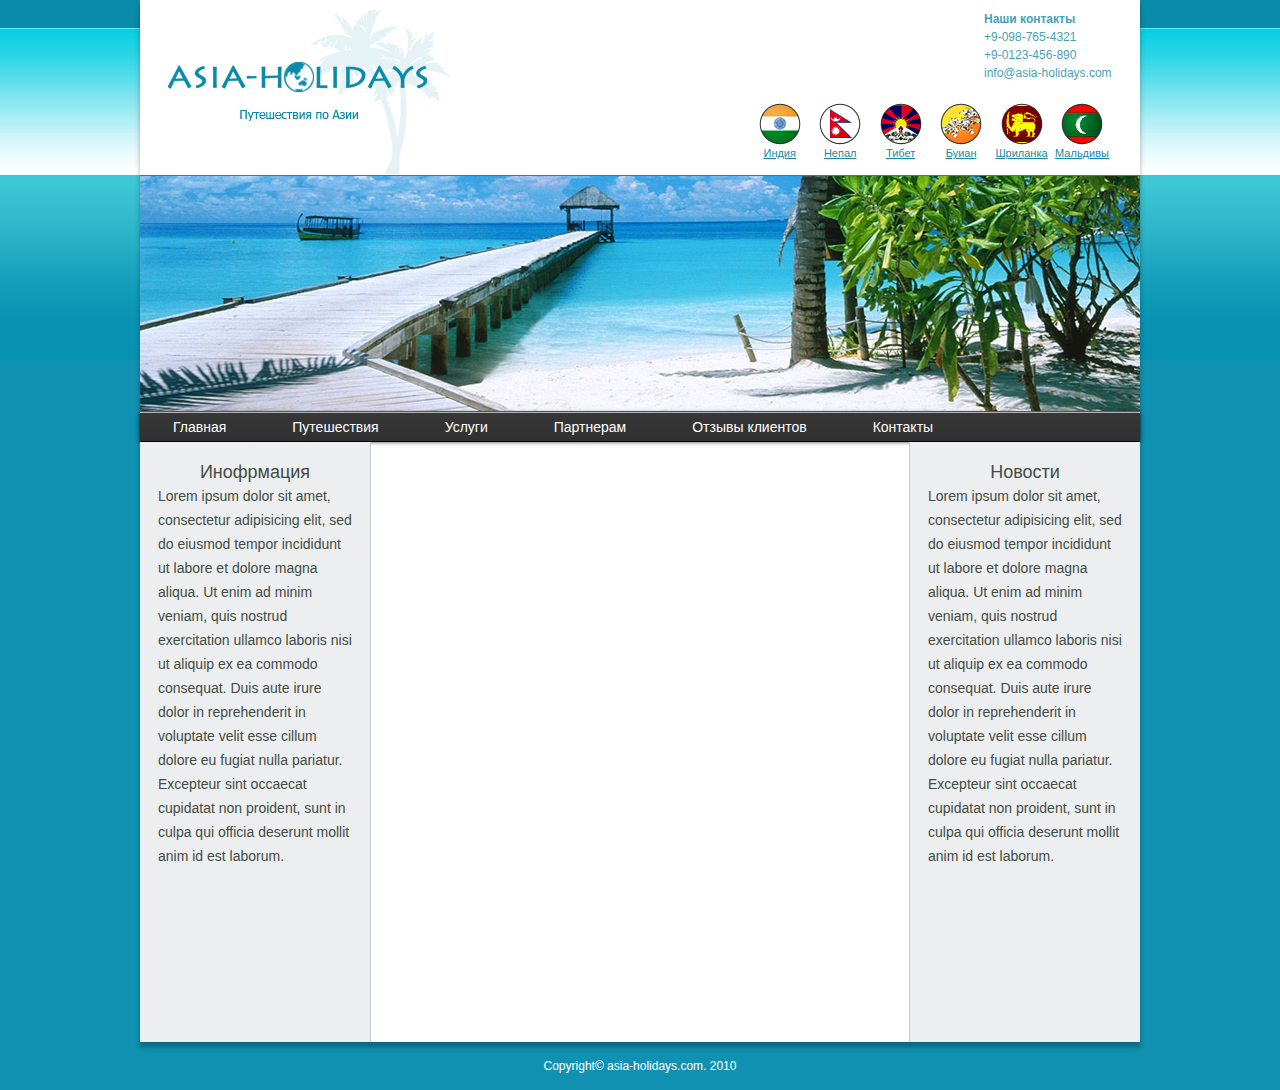
<file: Leeson4/index.html>
<!DOCTYPE html>
<html>
   <head>
      <meta charset="utf-8">
      <title></title>
      <link rel="stylesheet" href="css/reset.css" media="screen" title="no title" charset="utf-8">
      <link rel="stylesheet" href="css/style.css" media="screen" title="no title" charset="utf-8">
   </head>
   <body>
      <div class="wrapper">
         <div class="header">
            <div class="logo">
            </div>
            <div class="contacts">
               <h6>Наши контакты</h6>
               <ul>
                  <li>+9-098-765-4321</li>
                  <li>+9-0123-456-890</li>
                  <li>info@asia-holidays.com</li>
               </ul>
            </div>
            <div class="flags">
               <ul>
                  <li>
                     <a href="">
                        <img src="img/i_flag.png" alt="">
                        <p>Индия</p>
                     </a>
                  </li>
                  <li>
                     <a href="">
                        <img src="img/n_flag.png" alt="">
                        <p>Непал</p>
                     </a>
                  </li>
                  <li>
                     <a href="">
                        <img src="img/t_flag.png" alt="">
                        <p>Тибет</p>
                     </a>
                  </li>
                  <li>
                     <a href="">
                        <img src="img/b_flag.png" alt="">
                        <p>Буиан</p>
                     </a>
                  </li>
                  <li>
                     <a href="">
                        <img src="img/s_flag.png" alt="">
                        <p>Шриланка</p>
                     </a>
                  </li>
                  <li>
                     <a href="">
                        <img src="img/m_flag.png" alt="">
                        <p>Мальдивы</p>
                     </a>
                  </li>
               </ul>
            </div>
            <div class="mainbanner">
            </div>
         </div>
         <nav class="nav">
            <ul class="menu clearfix">
               <li><a href="">Главная</a></li>
               <li>
                  <a href="">Путешествия</a>
                  <ul>
                     <li><a href="">Путешествие 1</a></li>
                     <li><a href="">Путешествие 2</a></li>
                     <li><a href="">Путешествие 3</a></li>
                     <li><a href="">Путешествие 4</a></li>
                     <li><a href="">Путешествие 5</a></li>
                  </ul>
               </li>
               <li><a href="">Услуги</a></li>
               <li><a href="">Партнерам</a></li>
               <li><a href="">Отзывы клиентов</a></li>
               <li><a href="">Контакты</a></li>
            </ul>
         </nav>
         <div class="sidebar-left">
            <h3>Инофрмация</h3>
            <p>Lorem ipsum dolor sit amet, consectetur adipisicing elit, sed do eiusmod tempor incididunt ut labore et dolore magna aliqua. Ut enim ad minim veniam, quis nostrud exercitation ullamco laboris nisi ut aliquip ex ea commodo consequat. Duis aute irure dolor in reprehenderit in voluptate velit esse cillum dolore eu fugiat nulla pariatur. Excepteur sint occaecat cupidatat non proident, sunt in culpa qui officia deserunt mollit anim id est laborum.</p>
         </div>
         <div class="sidebar-right">
            <h3>Новости</h3>
            <p>Lorem ipsum dolor sit amet, consectetur adipisicing elit, sed do eiusmod tempor incididunt ut labore et dolore magna aliqua. Ut enim ad minim veniam, quis nostrud exercitation ullamco laboris nisi ut aliquip ex ea commodo consequat. Duis aute irure dolor in reprehenderit in voluptate velit esse cillum dolore eu fugiat nulla pariatur. Excepteur sint occaecat cupidatat non proident, sunt in culpa qui officia deserunt mollit anim id est laborum.</p>
         </div>
         <div class="content">
            <p></p>
         </div>
      </div>
      <div class="footer">
         Copyright© asia-holidays.com. 2010
      </div>
   </body>
</html>
</file>
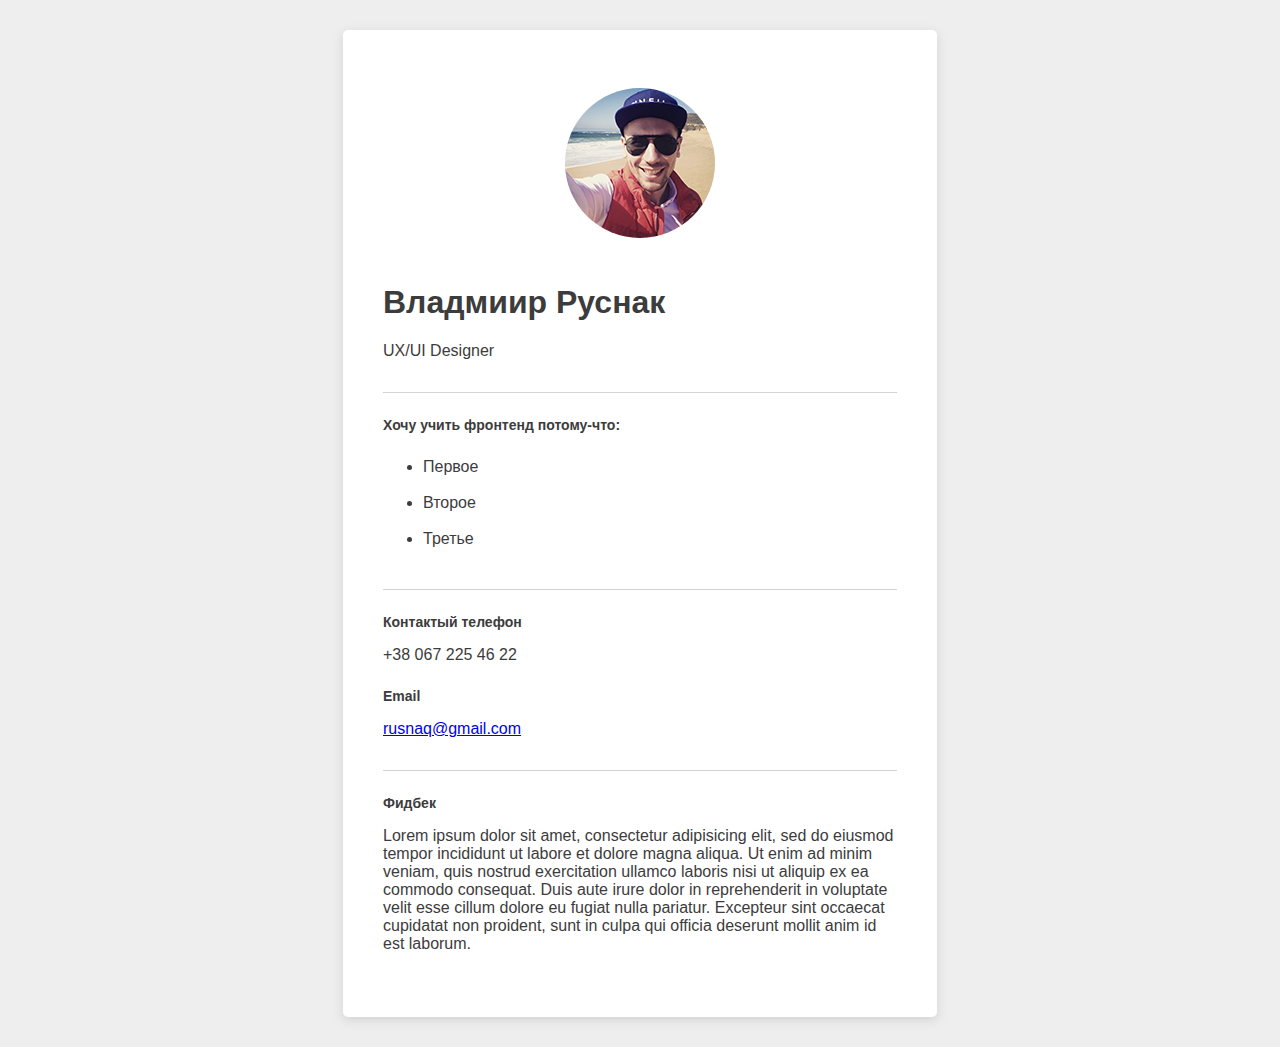
<file: Lesson1/index.html>
<!DOCTYPE html>
<html>

<head>
    <meta charset="utf-8">
    <title>Hoemwork Lesson 1</title>
    <link rel="stylesheet" href="css/main.css">
</head>

<body>
    <div class="content">
        <div class="image"><img src="images/profile-pic.png" alt="profile picture">
        </div>

        <!--ФІО-->
        <div class="container">
            <h1>Владмиир Руснак</h1>
            <p class="position">UX/UI Designer</p>
        </div>

        <!--причина-->
        <div class="container">

            <h5>Хочу учить фронтенд потому-что:</h5>
            <ul>
                <li>Первое</li>
                <li>Второе </li>
                <li>Третье</li>
            </ul>
        </div>

        <!--контакты-->
        <div class="container">
            <h5>Контактый телефон</h5>
            <p class="contact">+38 067 225 46 22</p>
            <h5>Email</h5>
            <p class="contact"><a href="mailto:rusnaq@gmail.com?subject=GoIT Profile">rusnaq@gmail.com</a>
            </p>
        </div>

        <!--фидбек-->
        <div>
            <h5>Фидбек</h5>
            <p>Lorem ipsum dolor sit amet, consectetur adipisicing elit, sed do eiusmod tempor incididunt ut labore et dolore magna aliqua. Ut enim ad minim veniam, quis nostrud exercitation ullamco laboris nisi ut aliquip ex ea commodo consequat. Duis aute irure dolor in reprehenderit in voluptate velit esse cillum dolore eu fugiat nulla pariatur. Excepteur sint occaecat cupidatat non proident, sunt in culpa qui officia deserunt mollit anim id est laborum.</p>
        </div>
    </div>
</body>

</html>
</file>
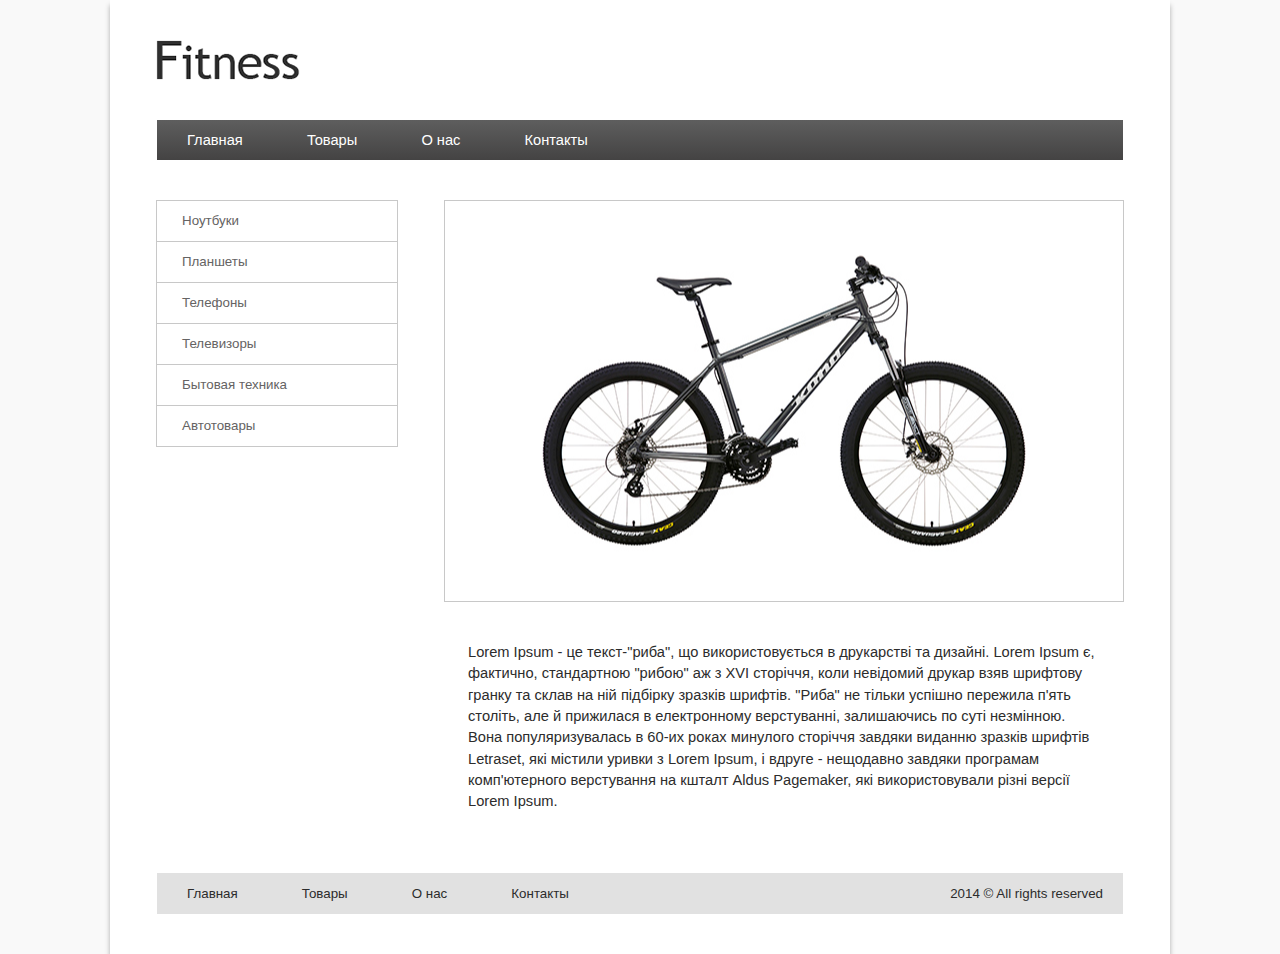
<file: Lesson3/index.html>
<!DOCTYPE html>
<html>
   <head>
      <meta charset="utf-8">
      <title></title>
      <link rel="stylesheet" href="css/reset.css" media="screen" title="no title" charset="utf-8">
      <link rel="stylesheet" href="css/style.css" media="screen" title="no title" charset="utf-8">
   </head>
   <body>
      <div class="container">
         <header>
           <div class="logo">
              
           </div>
         </header>
         <div class="menu">
            <ul>
               <li><a href="#">Главная</a></li>
               <li><a href="#">Товары</a></li>
               <li><a href="#">О нас</a></li>
               <li><a href="#">Контакты</a></li>
            </ul>
         </div>
         <div class="vertical-menu">
            <ul>
               <li><a href="#">Ноутбуки</a></li>
               <li><a href="#">Планшеты</a></li>
               <li><a href="#">Телефоны</a></li>
               <li><a href="#">Телевизоры</a></li>
               <li><a href="#">Бытовая техника</a></li>
               <li><a href="#">Автотовары</a></li>
            </ul>
         </div>
         <div class="content">
            <div class="image">
                <img src="img/image.png" alt="">
            </div>
            <p>
               Lorem Ipsum - це текст-"риба", що використовується в друкарстві та дизайні. Lorem Ipsum є, фактично, стандартною "рибою" аж з XVI сторіччя, коли невідомий друкар взяв шрифтову гранку та склав на ній підбірку зразків шрифтів. "Риба" не тільки успішно пережила п'ять століть, але й прижилася в електронному верстуванні, залишаючись по суті незмінною. Вона популяризувалась в 60-их роках минулого сторіччя завдяки виданню зразків шрифтів Letraset, які містили уривки з Lorem Ipsum, і вдруге - нещодавно завдяки програмам комп'ютерного верстування на кшталт Aldus Pagemaker, які використовували різні версії Lorem Ipsum.
            </p>
         </div>
         <div class="footer">
            <ul>
               <li><a href="#">Главная</a></li>
               <li><a href="#">Товары</a></li>
               <li><a href="#">О нас</a></li>
               <li><a href="#">Контакты</a></li>
            </ul>
            <p>
               2014 © All rights reserved
            </p>
         </div>
      </div>
   </body>
</html>
</file>
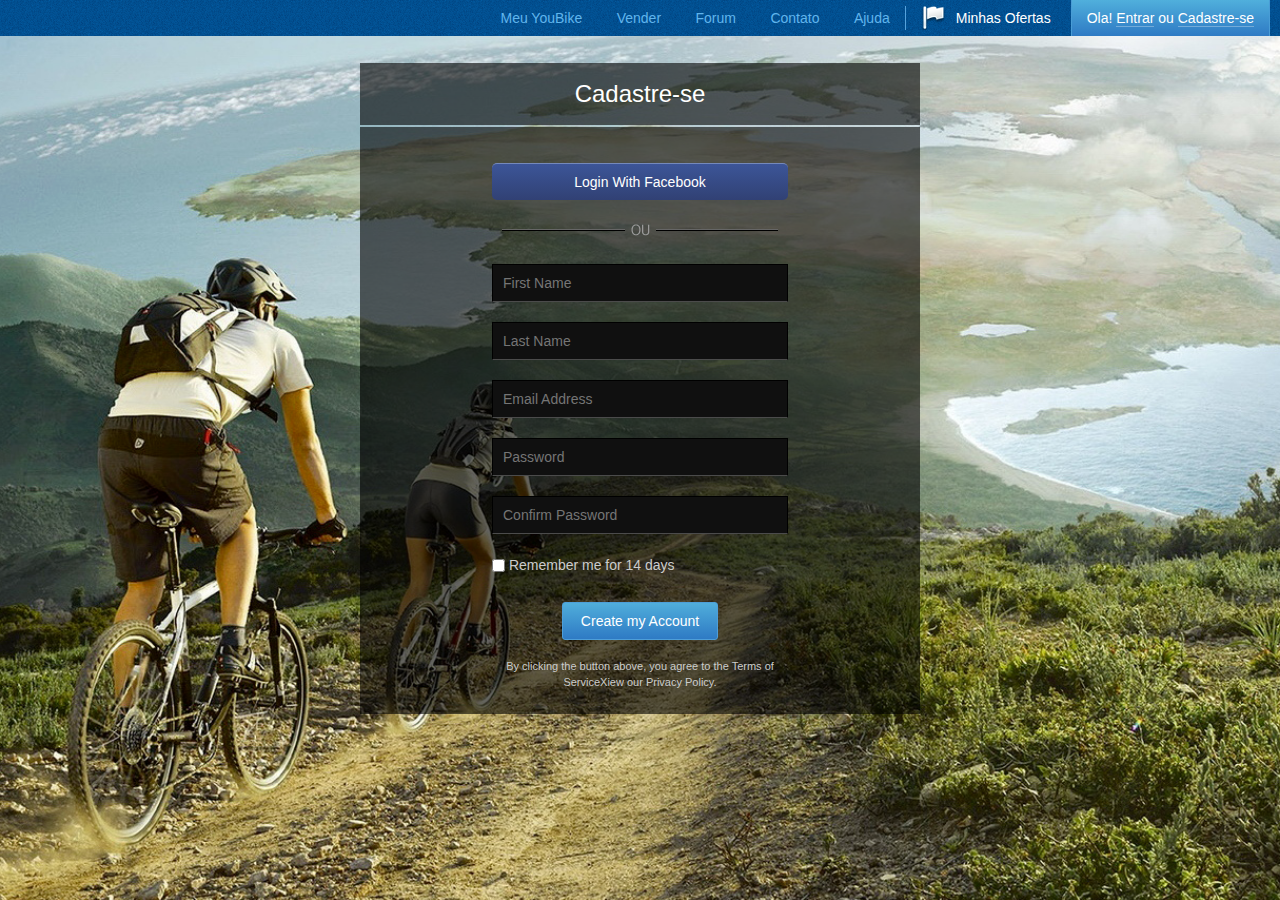
<file: Lesson5/index.html>
<!DOCTYPE html>
<html>
   <head>
      <meta charset="utf-8">
      <title></title>
      <link rel="stylesheet" href="css/reset.css" media="screen" title="no title" charset="utf-8">
      <link rel="stylesheet" href="css/style.css" media="screen" title="no title" charset="utf-8">
   </head>
   <body>
      <div class="menu">
         <div class="signin">
            Ola! <a href="">Entrar</a> ou <a href="">Cadastre-se</a>
         </div>
         <div class="oferta">
            <a href="">Minhas Ofertas</a>
         </div>
         <ul class="topmenu">
            <li><a href="">Meu YouBike </a></li>
            <li><a href="">Vender</a></li>
            <li><a href="">Forum</a></li>
            <li><a href="">Contato</a></li>
            <li><a href="">Ajuda</a></li>
         </ul>
      </div>
      <div class="content">
         <div class="head-black">
            <h1>Cadastre-se</h1>
         </div>
         <div class="black">
            <div class="facebook">
               <a href="">Login With Facebook</a>
            </div>
            <form action="">
               <input type="text" name="f-name" placeholder="First Name">
               <input type="text" name="l-name" placeholder="Last Name">
               <input type="email" name="email" placeholder="Email Address">
               <input type="password" name="password" placeholder="Password">
               <input type="password" name="password2" placeholder="Confirm Password">
               <div class="checkbox">
                  <input type="checkbox" name="remember" id="remember">
                  <label for="remember">Remember me for 14 days</label>
               </div>
               <div class="button"><button type="button" name="button">Create my Account</button></div>
               <p>By clicking the button above, you agree to the Terms of ServiceXiew our Privacy Policy.</p>
            </form>
         </div>
      </div>
   </body>
</html>
</file>
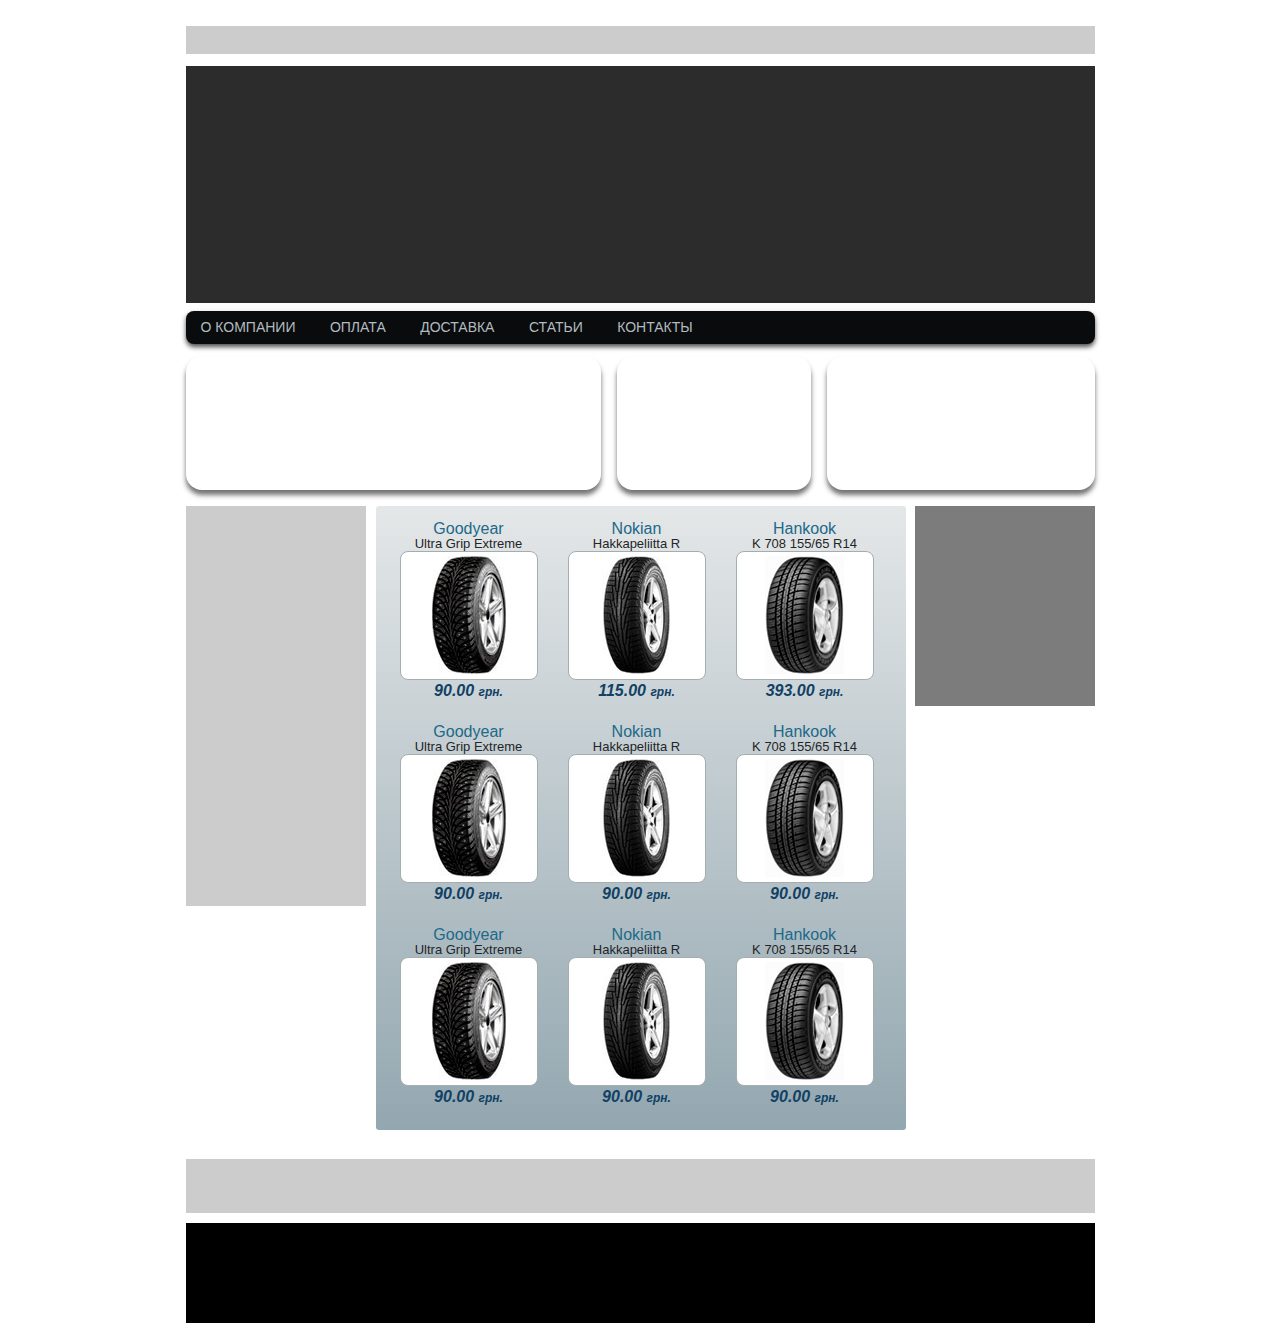
<file: Lesson6/index.html>
<!DOCTYPE html>
<html>
  <head>
    <meta charset="utf-8">
    <title></title>
    <link rel="stylesheet" href="css/reset.css" media="screen" title="no title" charset="utf-8">
    <link rel="stylesheet" href="css/style.css" media="screen" title="no title" charset="utf-8">
  </head>
  <body>
      <div class="wrapper">

            <header>

            </header>

            <div class="baner">

            </div>

            <div class="menu">
                <nav>
                  <ul>
                    <li><a href="">о компании</a></li>
                    <li><a href="">оплата</a></li>
                    <li><a href="">доставка</a></li>
                    <li><a href="">статьи</a></li>
                    <li><a href="">контакты</a></li>
                  </ul>
                </nav>
            </div>

            <div class="filter">
                <div class="auto">

                </div>
                <div class="disk">

                </div>
                <div class="tires">

                </div>
            </div>

            <aside class="left">

            </aside>

            <aside class="right">

            </aside>

            <main role="main">

                <article class="one-item">
                    <h6>Goodyear</h6>
                    <p>Ultra Grip Extreme</p>
                    <div class="item-image">
                      <img src="img/tire1.png" alt="tire1" />
                    </div>
                    <p class="price">
                      90.00 <small>грн.</small>
                    </p>
                </article>

                <article class="one-item">
                    <h6>Nokian</h6>
                    <p>Hakkapeliitta R</p>
                    <div class="item-image">
                      <img src="img/tire2.png" alt="tire1" />
                    </div>
                    <p class="price">
                      115.00 <small>грн.</small>
                    </p>
                </article>

                <article class="one-item">
                    <h6>Hankook</h6>
                    <p>K 708 155/65 R14 </p>
                    <div class="item-image">
                      <img src="img/tire3.png" alt="tire1" />
                    </div>
                    <p class="price">
                      393.00 <small>грн.</small>
                    </p>
                </article>

                <article class="one-item">
                    <h6>Goodyear</h6>
                    <p>Ultra Grip Extreme</p>
                    <div class="item-image">
                      <img src="img/tire1.png" alt="tire1" />
                    </div>
                    <p class="price">
                      90.00 <small>грн.</small>
                    </p>
                </article>

                <article class="one-item">
                    <h6>Nokian</h6>
                    <p>Hakkapeliitta R</p>
                    <div class="item-image">
                      <img src="img/tire2.png" alt="tire1" />
                    </div>
                    <p class="price">
                      90.00 <small>грн.</small>
                    </p>
                </article>

                <article class="one-item">
                    <h6>Hankook</h6>
                    <p>K 708 155/65 R14 </p>
                    <div class="item-image">
                      <img src="img/tire3.png" alt="tire1" />
                    </div>
                    <p class="price">
                      90.00 <small>грн.</small>
                    </p>
                </article>

                <article class="one-item">
                    <h6>Goodyear</h6>
                    <p>Ultra Grip Extreme</p>
                    <div class="item-image">
                      <img src="img/tire1.png" alt="tire1" />
                    </div>
                    <p class="price">
                      90.00 <small>грн.</small>
                    </p>
                </article>

                <article class="one-item">
                    <h6>Nokian</h6>
                    <p>Hakkapeliitta R</p>
                    <div class="item-image">
                      <img src="img/tire2.png" alt="tire1" />
                    </div>
                    <p class="price">
                      90.00 <small>грн.</small>
                    </p>
                </article>

                <article class="one-item">
                    <h6>Hankook</h6>
                    <p>K 708 155/65 R14 </p>
                    <div class="item-image">
                      <img src="img/tire3.png" alt="tire1" />
                    </div>
                    <p class="price">
                      90.00 <small>грн.</small>
                    </p>
                </article>

            </main>

            <div class="brands">

            </div>

            <footer>

            </footer>
      </div>
  </body>
</html>
</file>
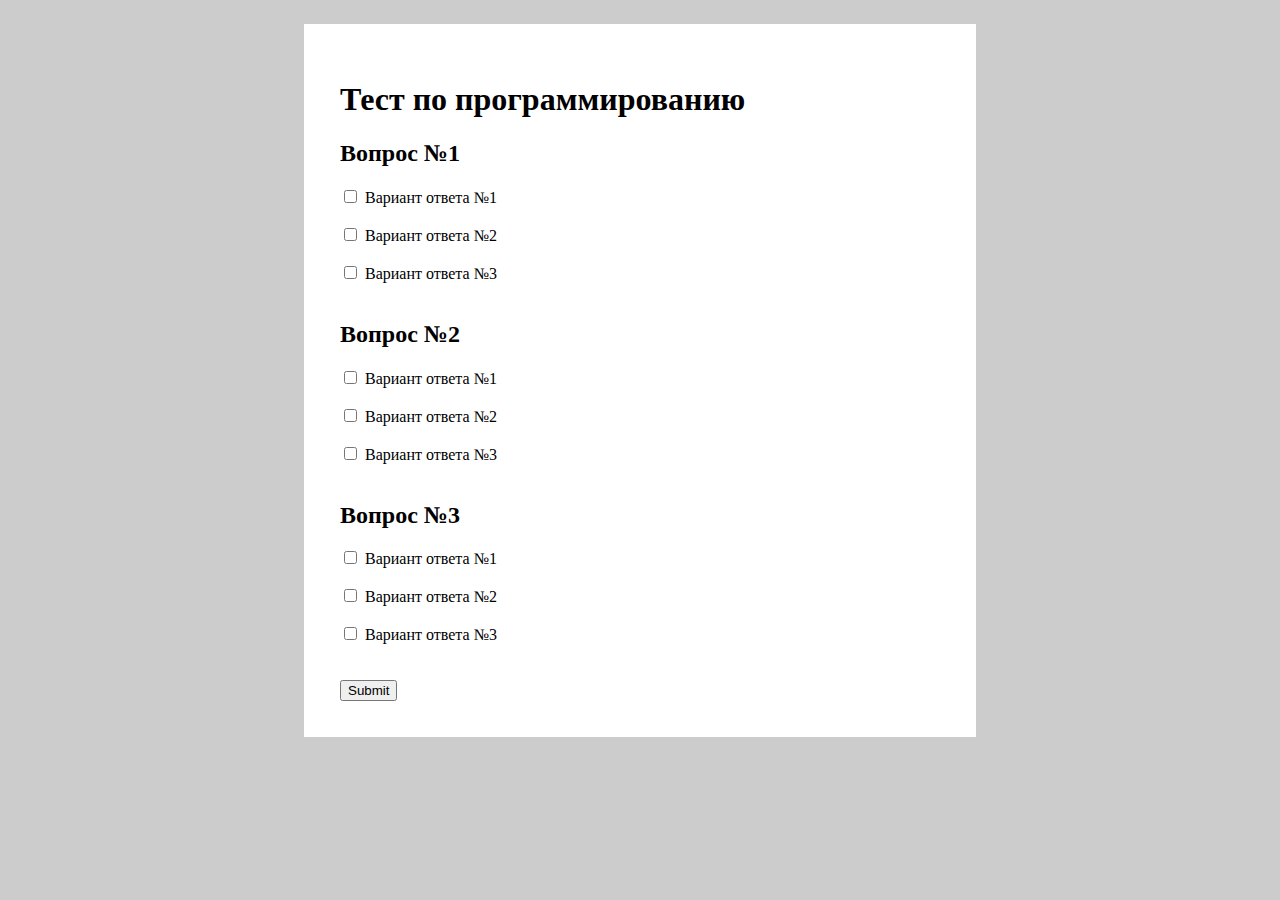
<file: JavaScriptHomeWork/L3-4/index.html>
<!DOCTYPE html>
<html lang="en">
<head>
  <meta charset="UTF-8">
  <title>Document</title>
  <link rel="stylesheet" href="http://yui.yahooapis.com/pure/0.6.0/pure-min.css">
  <link rel="stylesheet" href="css/style.css" media="screen" title="no title" charset="utf-8">
</head>
<body>
  <script src="js/script.js"></script>
</body>
</html>
</file>
<file: Leeson4/css/style.css>
body{
  background: url(../img/bg.png) repeat-x;
  background-color: #1191b1;
  font-family: Tahoma, Arial, sans-serif;
}

/* HEADER */

.wrapper{
  margin: 0 auto;

  width: 1000px;
  height: 100%;
  background: #fff;
  -webkit-box-shadow: 0px 5px 5px 0px rgba(0,0,0,0.3);
  -moz-box-shadow: 0px 5px 5px 0px rgba(0,0,0,0.3);
  box-shadow: 0px 5px 5px 0px rgba(0,0,0,0.3);
}
.logo{
  float:left;
  width:320px;
  height: 175px;
  background: url(../img/logo.png) no-repeat 28px 10px;
}
.flags{
  clear: right;
  float: right;
  margin: 21px 30px 0px 0px;
}
.contacts{
  margin-top: 10px;
  float: right;
  width: 156px;
  line-height: 18px;
  font-size: 12px;
  font-weight: 200;
  color: #128aa7;
  opacity: 0.8;
}
.bold{
  font-weight: 600;
}
.flags li{
  display: inline-block;
  text-align: center;
  width:56px;
}
.flags a{
  font-size: 11px;
  color: #128aa7;
  text-decoration: underline;
}
.mainbanner{
  background: url(../img/photo.png) no-repeat 0px 0px;
  width: 100%;
  height: 237px;
  clear: both;
}

.clearfix:after{
  content: '';
  display: block;
  clear: both;
  height: 0;
  width: 100%;
}

.nav{
  z-index: 999;
}

.menu{
  margin-top: 1px;
  border-bottom: 1px solid #000;
  /* Permalink - use to edit and share this gradient: http://colorzilla.com/gradient-editor/#373737+0,303030+100 */
  background: rgb(55,55,55); /* Old browsers */
  background: -moz-linear-gradient(top,  rgba(55,55,55,1) 0%, rgba(48,48,48,1) 100%); /* FF3.6+ */
  background: -webkit-gradient(linear, left top, left bottom, color-stop(0%,rgba(55,55,55,1)), color-stop(100%,rgba(48,48,48,1))); /* Chrome,Safari4+ */
  background: -webkit-linear-gradient(top,  rgba(55,55,55,1) 0%,rgba(48,48,48,1) 100%); /* Chrome10+,Safari5.1+ */
  background: -o-linear-gradient(top,  rgba(55,55,55,1) 0%,rgba(48,48,48,1) 100%); /* Opera 11.10+ */
  background: -ms-linear-gradient(top,  rgba(55,55,55,1) 0%,rgba(48,48,48,1) 100%); /* IE10+ */
  background: linear-gradient(to bottom,  rgba(55,55,55,1) 0%,rgba(48,48,48,1) 100%); /* W3C */
  filter: progid:DXImageTransform.Microsoft.gradient( startColorstr='#373737', endColorstr='#303030',GradientType=0 ); /* IE6-9 */

  box-shadow: 0px 0px 4px 0px rgba(0,0,0,0.75);
}

.menu li{
  position: relative;
  float: left;
  list-style: none;
}
.menu li a{
  position: relative;
  padding: 0 33px;
  display: block;
  line-height: 28px;
  color: #fff;
  text-decoration: none;
  font-size: 14px;

}

.menu ul+a:after{
  content: '';
  display: block;
  position: absolute;
  top: 50%;
  margin-top: -2px;
  right: 10px;
  height: 6px;
  width: 5px;
  background: url(../img/triangle.png) 0 0 no-repeat;
}

.menu ul{
  position: absolute;
  left: 23px;
  visibility: hidden;
  top: 0;
  opacity: 0;
  transition: all 0.3s;
}

.menu li:hover ul{
  visibility: visible;
  opacity: 1;
  top: 100%;
}

.menu ul li{
  background: #303030;
}
.menu ul a{
  padding: 0 10px;
}



/* CONTENT */

.sidebar-left{
  float: left;
  width: 23%;
  height: 600px;
  background: red;
  border-right: 1px solid #c7cacf;
  background: #edeef0;
}
.content{
  height: 600px;
  margin: 0 auto;
  width: 53%;

}
.sidebar-right{
  float: right;
  height: 600px;
  border-left: 1px solid #c7cacf;
  width: 23%;
  background: grey;

  background: #edeef0;
}
.sidebar-right p, .sidebar-left p {
  padding: 0 18px;
  font-size: 14px;
  line-height: 24px;
  color: #424c43;
}

h3 {
  padding: 18px 0 0 0;
  text-align: center;
  font-size: 18px;
  line-height: 24px;
  color: #424c43;
}

h6 {
  font-weight: bold;
}

/* FOOTER */
.footer{
  margin: 0 auto;
  width: 1000px;
  text-align: center;
  padding: 18px;
  color: #fff;
  font-size: 12px;
}
</file>
<file: Lesson1/css/main.css>
body{
  font-family: sans-serif;
  background: #eee;
  color: #3c3c3c;
}

.content{
  background: #fff;
  width: 514px;
  padding: 40px;
  border-radius: 5px;
  margin:30px auto;
  box-shadow: 0px 3px 10px 0px rgba(184,184,184,0.5);
}

.container{
  border-bottom: 1px solid #d3d3d3;
  padding-bottom: 16px;
}

img{
  margin:auto;
  border-radius: 96px;
}

.image{
  padding: 18px 18px;
  text-align: center;
}

.hline {
  width:100%;
  height:1px;
  background: #ccc
}

div{
  margin-bottom: 24px;
}

h5{
  font-size: 14px;
  margin-bottom: 8px;
}

li{
  line-height: 36px;
}
</file>
<file: Lesson3/css/style.css>
*{
  margin: 0;
  padding: 0;
}
body{
  background: #f9f9f9;
  font-family: Arial, Open-Sans, sans-serif;
  font-size: 11pt;
  line-height: 16pt;
  color: #2c2c2c;
}
.container{
  margin: 0 auto;
  width: 1060px;
  padding-bottom: 40px;
  background: #fff;
  -webkit-box-shadow: 0px 5px 5px 0px rgba(0,0,0,0.3);
  -moz-box-shadow: 0px 5px 5px 0px rgba(0,0,0,0.3);
  box-shadow: 0px 5px 5px 0px rgba(0,0,0,0.3);
}

/*  HEADER  */
header {
  height: 120px;
}

.logo{
  position: relative;
  top: 50%;
  transform: translateY(-50%);
  height: 40px;
  margin-left: 46px;
  vertical-align: middle;
  background: url(../img/logo.png) no-repeat;
}
.menu{
  margin: 0 auto;
  width: 966px;
  /* Permalink - use to edit and share this gradient: http://colorzilla.com/gradient-editor/#5e5e5e+0,444343+100 */
  background: #5e5e5e; /* Old browsers */
  background: -moz-linear-gradient(top,  #5e5e5e 0%, #444343 100%); /* FF3.6+ */
  background: -webkit-gradient(linear, left top, left bottom, color-stop(0%,#5e5e5e), color-stop(100%,#444343)); /* Chrome,Safari4+ */
  background: -webkit-linear-gradient(top,  #5e5e5e 0%,#444343 100%); /* Chrome10+,Safari5.1+ */
  background: -o-linear-gradient(top,  #5e5e5e 0%,#444343 100%); /* Opera 11.10+ */
  background: -ms-linear-gradient(top,  #5e5e5e 0%,#444343 100%); /* IE10+ */
  background: linear-gradient(to bottom,  #5e5e5e 0%,#444343 100%); /* W3C */
  filter: progid:DXImageTransform.Microsoft.gradient( startColorstr='#5e5e5e', endColorstr='#444343',GradientType=0 ); /* IE6-9 */
}

.menu li{
  display: inline-block;
}
.menu a{
  display: inline-block;
  font-family: Arial, Open-Sans, sans-serif;
  font-size: 11pt;
  line-height: 40px;
  padding: 0px 30px;
  color: #fff;
  text-decoration: none;
}
.menu a:hover{
  border-left: 1px solid #838383;
  border-right: 1px solid #838383;
  padding: 0 29px;
  /* Permalink - use to edit and share this gradient: http://colorzilla.com/gradient-editor/#4a4a4a+0,2e2e2e+100 */
  background: #4a4a4a; /* Old browsers */
  background: -moz-linear-gradient(top,  #4a4a4a 0%, #2e2e2e 100%); /* FF3.6+ */
  background: -webkit-gradient(linear, left top, left bottom, color-stop(0%,#4a4a4a), color-stop(100%,#2e2e2e)); /* Chrome,Safari4+ */
  background: -webkit-linear-gradient(top,  #4a4a4a 0%,#2e2e2e 100%); /* Chrome10+,Safari5.1+ */
  background: -o-linear-gradient(top,  #4a4a4a 0%,#2e2e2e 100%); /* Opera 11.10+ */
  background: -ms-linear-gradient(top,  #4a4a4a 0%,#2e2e2e 100%); /* IE10+ */
  background: linear-gradient(to bottom,  #4a4a4a 0%,#2e2e2e 100%); /* W3C */
  filter: progid:DXImageTransform.Microsoft.gradient( startColorstr='#4a4a4a', endColorstr='#2e2e2e',GradientType=0 ); /* IE6-9 */
}

/*  CONTENT  */

.vertical-menu{
  float:left;
  background: #fff;
  width: 240px;
  margin: 40px 46px;
  border: 1px solid #c8c8c8;
}
.vertical-menu li{
    border-bottom: 1px solid #c8c8c8;
}
.vertical-menu a{
  display: block;
  font-family: Arial, Open-Sans, sans-serif;
  font-size: 10pt;
  line-height: 40px;
  padding: 0px 25px;
  color: #656363;
  text-decoration: none;
}
.vertical-menu a:hover{
  background: #f9f9f9;
  padding-left: 35px;
}
li:last-child{
  border: none;
}
.content{
  padding: 40px 0px 20px;
  width: 678px;
  float: left;
}
.image{
  width: 678px;
  height:400px;
  border: 1px solid #c8c8c8;
  position: relative
}
.image img{
  position: absolute;
    top: 50%;
    left: 50%;
    margin-right: -50%;
    transform: translate(-50%, -50%)
}
.content p{
  padding: 40px 24px;
}


/*  FOOTER  */

.footer{
  margin: 0 auto;
  width: 966px;
  background: #e1e1e1;
  clear: both;
}
.footer ul{
  float: left;
  margin: 10px 0px;
}
.footer p{
  font-size: 10pt;
  padding: 10px 20px;
  text-align: right;
}
.footer li{
  display: inline-block;
  padding: 0px 30px;
}
.footer a{
  display: inline-block;
  font-family: Arial, Open-Sans, sans-serif;
  font-size: 10pt;
  line-height: 20px;
  color: #2c2c2c;
  text-decoration: none;
}
.footer a:hover{
  text-decoration: underline;
}
</file>
<file: Lesson5/css/style.css>
body{
  font-family: Tahoma, Arial, sans-serif;
  -webkit-text-size-adjust: none;
  -webkit-font-smoothing: antialiased;
  background: url(../img/backgroun.png) no-repeat center center fixed;
  -webkit-background-size: cover;
  -moz-background-size: cover;
  -o-background-size: cover;
  background-size: cover;
}
h1{
  font-size: 24px;
  line-height: 62px;
  color: #fff;
  text-align: center;
}

/*  HEADER */
.oferta{
  line-height: 36px;
  float: right;
}

.oferta a{
    padding: 4px 20px 4px 50px;
    line-height: 36px;
    color: #fff;
    font-size: 14px;
    text-decoration: none;
    background: url(../img/flag.png) no-repeat 15px 0px;
    border-left: 1px solid #56a2dc;
}


.signin {
  float:right;
  margin-right: 10px;
  padding: 0px 15px;
  line-height: 36px;
  color: #fff;
  font-size: 14px;
  border-left: 1px solid #499cd5;
  border-right:1px solid #499cd5;
  text-decoration: none;
  /* Permalink - use to edit and share this gradient: http://colorzilla.com/gradient-editor/#50aedb+0,2e7ac4+100 */
  background: #2e7ac4; /* Old browsers */
  background: -moz-linear-gradient(top,  #50afdc 0%, #2e7ac4 100%); /* FF3.6+ */
  background: -webkit-gradient(linear, left top, left bottom, color-stop(0%,#50afdc), color-stop(100%,#2e7ac4)); /* Chrome,Safari4+ */
  background: -webkit-linear-gradient(top,  #50afdc 0%,#2e7ac4 100%); /* Chrome10+,Safari5.1+ */
  background: -o-linear-gradient(top,  #50afdc 0%,#2e7ac4 100%); /* Opera 11.10+ */
  background: -ms-linear-gradient(top,  #50afdc 0%,#2e7ac4 100%); /* IE10+ */
  background: linear-gradient(to bottom,  #50afdc 0%,#2e7ac4 100%); /* W3C */
  filter: progid:DXImageTransform.Microsoft.gradient( startColorstr='#50afdc', endColorstr='#2e7ac4',GradientType=0 ); /* IE6-9 */
}
.signin a{
  color:#fff;
  text-decoration: none;
  border-bottom: 1px solid rgba(255, 255, 255, 0.3);
}
.signin a:hover{
  text-decoration: none;
  border-bottom: none;
}
.menu{
  z-index: 1000;
  display: inline-block;
  background: url(../img/bg-repeat.png) repeat-x;
  width: 100%;
}

.menu ul{
  text-align: right;
  float:right;
}

.menu li{
  display: inline-block;
}
.topmenu li a{
  display: block;
  padding: 0 15px;
  line-height: 36px;
  color: #60b5ed;
  font-size: 14px;
  text-decoration: none;
}
.topmenu li a:hover{
  background: #4eabda;
  color: #fff;
}


/*  CONTENT  */
.content{
  z-index: 500;
  width: 560px;
  margin: 24px auto;
}

.head-black{

  width: 560px;
  clear: both;
  /*margin: 0 auto;*/
  background: #000;
  background:rgba(0,0,0,0.6);
}

.black{
  margin-top: 2px;
  padding: 0 132px;
  background:rgba(0,0,0,0.6);
}

/*  FORM */
form{
  margin: 8px auto;
}

input {
  padding:10px;
  width: 274px;
  margin-top: 20px;
  background: #101010;
  color: #fff;
  border-top: 1px solid #000;
  border-left: 1px solid #000;
  border-right: 1px solid #000;
  border-bottom: 1px solid #4b4b4b;
  font-size: 14px;
}
input:focus{
  background: #1b5288;
  box-shadow: 10px 10px 15px rgba(47, 123, 197, 0.7);
  box-shadow: inset 0px 2px 5px rgba(0,0,0,0.2);
  border: 1px solid rgba(81, 203, 238, 0.9);
  /*padding: 10px;*/
}
.checkbox {
  margin-top: 24px;
  color: #ccc;
  font-size: 14px;
}
.checkbox input {
  width: 13px;
  height: 13px;
  padding: 0;
  margin:0;
  vertical-align: bottom;
  position: relative;
  overflow: hidden;
}
.button {
  margin-top: 30px;
  text-align: center;
}
.button button{
  font-size: 14px;
  color: #fff;
  padding: 10px 18px;
  border-radius: 3px;
  border: 1px solid #4e9ed8;
  outline: none;
  /* Permalink - use to edit and share this gradient: http://colorzilla.com/gradient-editor/#50aedb+0,2e7ac4+100 */
  background: #50aedb; /* Old browsers */
  background: -moz-linear-gradient(top,  #50aedb 0%, #2e7ac4 100%); /* FF3.6+ */
  background: -webkit-gradient(linear, left top, left bottom, color-stop(0%,#50aedb), color-stop(100%,#2e7ac4)); /* Chrome,Safari4+ */
  background: -webkit-linear-gradient(top,  #50aedb 0%,#2e7ac4 100%); /* Chrome10+,Safari5.1+ */
  background: -o-linear-gradient(top,  #50aedb 0%,#2e7ac4 100%); /* Opera 11.10+ */
  background: -ms-linear-gradient(top,  #50aedb 0%,#2e7ac4 100%); /* IE10+ */
  background: linear-gradient(to bottom,  #50aedb 0%,#2e7ac4 100%); /* W3C */
  filter: progid:DXImageTransform.Microsoft.gradient( startColorstr='#50aedb', endColorstr='#2e7ac4',GradientType=0 ); /* IE6-9 */
}
.button button:hover{
  font-size: 14px;
  color: #fff;
  padding: 10px 18px;
  border-radius: 3px;
  border: 1px solid #296eb0;
  outline: none;
  background: #296eb0;

}
form p{
  margin-top: 18px;
  text-align: center;
  font-size: 11px;
  line-height: 16px;
  color: #ccc;
  padding-bottom: 24px;
}
.facebook{
  width: 296px;
  padding-top: 36px;
  padding-bottom: 36px;
  text-align: center;
  background: url(../img/or.png) no-repeat bottom;
}
.facebook a{

  color: #fff;
  line-height: 36px;
  display: block;
  font-size: 14px;
  text-decoration: none;
  border-radius: 5px;
  border-top: 1px solid #7589bb;
  /* Permalink - use to edit and share this gradient: http://colorzilla.com/gradient-editor/#50aedb+0,2e7ac4+100 */
  background: #3c5598; /* Old browsers */
  background: -moz-linear-gradient(top,  #3c5598 0%, #314174 100%); /* FF3.6+ */
  background: -webkit-gradient(linear, left top, left bottom, color-stop(0%,#3c5598), color-stop(100%,#314174)); /* Chrome,Safari4+ */
  background: -webkit-linear-gradient(top,  #3c5598 0%,#314174 100%); /* Chrome10+,Safari5.1+ */
  background: -o-linear-gradient(top,  #3c5598 0%,#314174 100%); /* Opera 11.10+ */
  background: -ms-linear-gradient(top,  #3c5598 0%,#314174 100%); /* IE10+ */
  background: linear-gradient(to bottom,  #3c5598 0%,#314174 100%); /* W3C */
  filter: progid:DXImageTransform.Microsoft.gradient( startColorstr='#3c5598', endColorstr='#314174',GradientType=0 ); /* IE6-9 */

}
/*  FOOTER  */
</file>
<file: Lesson6/css/style.css>
body{
  font-family: Lucida Sans, sans-serif;
}

.wrapper{
  margin: 0 auto;
  width:909px;
}
header{
  height:28px;
  background: #ccc;
  margin-top: 26px;
}
.baner{
  height:237px;
  background: #2c2c2c;
  margin-top: 12px
}
/*  MENU  */
.menu{
  background: #0a0b0c;
  margin-top: 8px;
  border-radius: 8px;
  box-shadow: 0 3px 5px rgba(0,0,0,0.7);
}
nav{

}
nav ul li{
  display: inline-block;
}
nav ul li a{
  display: block;
  padding: 0px 15px;
  font-size: 14px;
  color: #b1bcc0;
  text-transform: uppercase;
  text-decoration: none;
  line-height: 33px;
}

.filter{
  position: relative;
  height:134px;
  background: #fff;
  margin-top: 12px;
  border-radius: 8px;
}
.auto{
  float:left;
  width: 415px;
  height:100%;
  background: #fff;
  border-radius: 16px;
  box-shadow: 0 5px 5px rgba(68,68,68,0.75);
  border-radius: 1px solid #9c9c9d;
}
.tires{
  display: inline-block;
  margin-left: 16px;
  width:194px;
  height:100%;
  background: #fff;
  border-radius: 16px;
  box-shadow: 0 5px 5px rgba(68,68,68,0.75);
  border-radius: 1px solid #9c9c9d;
}
.disk{
  float:right;
  margin-left: 16px;
  width:268px;
  height:100%;
  background: #fff;
  border-radius: 16px;
  box-shadow: 0 5px 5px rgba(68,68,68,0.75);
  border-radius: 1px solid #9c9c9d;
}
.left{
  margin-top: 16px;
  width:180px;
  background:#ccc;
  height:400px;
  float: left;
}
.right{
  margin-top: 16px;
  width: 180px;
  float:right;
  height: 200px;
  background: #7c7c7c;
}
/* MAIN */
p{
  line-height: 13px;
  margin-bottom: 1px;
}

main{
  display: inline-block;
  margin: 16px 0 0 10px;
  width:506px;
  background: linear-gradient(to bottom, #e4e7e8, #93a7b0);
  border-radius: 3px;
  padding: 15px 0px 0px 24px;
}
article{
  float: left;
  margin: 0px 30px 20px 0px;
  width: 138px;
  text-align: center;
  font-size: 13px;
  color: #1f2528;
}
h6{
  font-size: 16px;
  color: #206988;
}
small{
  font-size: 12px;
}
.price{
  font-family: Arial, sans-serif;
  color: #114165;
  font-size: 16px;
  font-style: italic;
  font-weight: bold;
  line-height: 22px;
}
.item-image{
  margin-top: 4px;
  width: 138px;
  height: 127px;
  border: 1px solid #a4aeb1;
  border-radius: 8px;
  background: #fff;
  display: table-cell;
  vertical-align: middle;
  text-align: center;
}

.brands{
  margin-top: 26px;
  clear: both;
  height: 54px;
  background: #ccc;
}
footer{
  margin-top: 10px;
  height: 100px;
  background: #000;
}
</file>
<file: JavaScriptHomeWork/L3-4/css/style.css>
body{
  background: #ccc;
}

label{
  padding-bottom: 18px;
  display: block;
}

input{
  margin-right: 8px;
}

.pure-button-primary{
  margin-top: 18px;
}

main{
  background-color: #fff;
  width: 600px;
  padding: 36px;
  margin: 24px auto;

}
</file>
